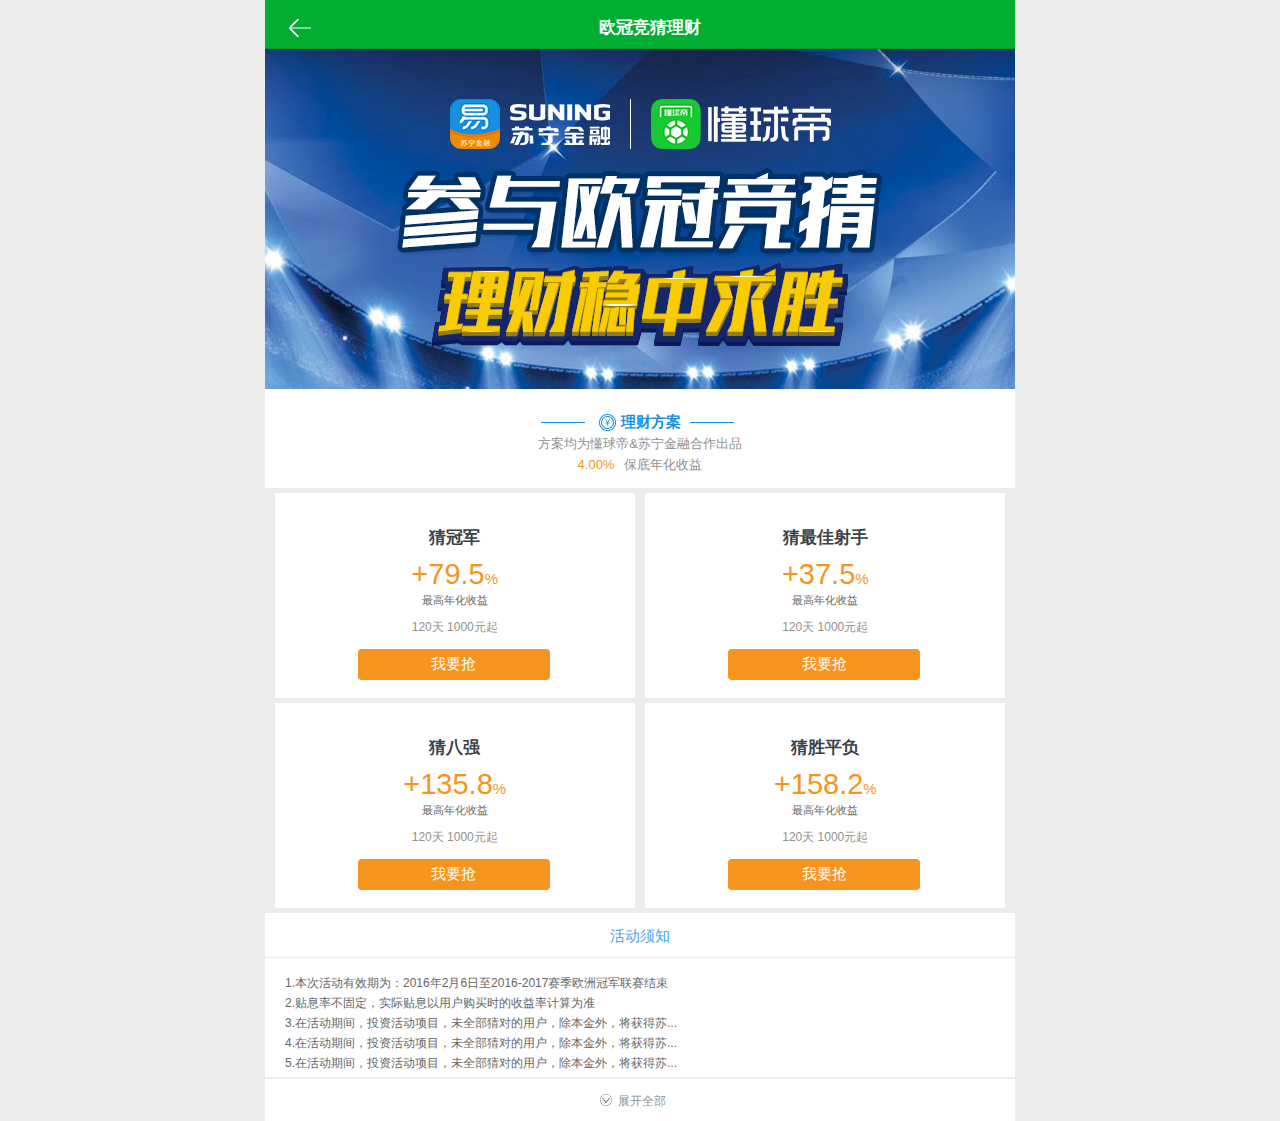
<file: index.html>
<!DOCTYPE html>
<html lang="en">
<head>
    <meta charset="UTF-8">
    <meta name="viewport" content="width=device-width,initial-scale=1,maximum-scale=1,user-scalable=yes">
    <title>欧冠竞猜理财</title>
    <!--<script type="text/javascript"src="jquery-3.2.1.js"></script>-->
    <link rel="stylesheet" href="css/index.css">

    <style type="text/css">
        html{
            font-size: 16px;
        }
    </style>
</head>
<body>
<!--标题-->
<header id="header">
    <a href="#"><img src="./images/back.gif" alt="返回"></a>
    <h1>欧冠竞猜理财</h1>
</header>
<div class="pic">
    <img src="./images/pic.png" alt="标题">
</div>
<div class="plan">
    <div class="plan_top">
        <div class="plan_top_title">
            <span class="p_line"></span>
            <img src="./images/rmb.png" alt="">
            <span>理财方案</span>
            <span class="p_line"></span>
        </div>
    </div>
        <p class="text1 clear">方案均为懂球帝&苏宁金融合作出品</p>
        <p class="text2"><span>4.00%</span>保底年化收益</p>
</div>

<div class="list clear">
    <ul>
        <li>
            <p class     ="title">猜冠军</p>
            <p class="numb"><span>+79.5</span></p>
            <p class="content1">最高年化收益</p>
            <p class="day1">120天&nbsp;1000元起</p>
            <div class="btn">
                <span href="javascript:void(0);">我要抢</span>
            </div>
        </li>
        <li>
            <p class="title">猜最佳射手</p>
            <p class="numb"><span>+37.5</span></p>
            <p class="content1">最高年化收益</p>
            <p class="day1">120天&nbsp;1000元起</p>
            <div class="btn">
                <span href="javascript:void(0);">我要抢</span>
            </div>
        </li>
        <li>
            <p class="title">猜八强</p>
            <p class="numb"><span>+135.8</span></p>
            <p class="content1">最高年化收益</p>
            <p class="day1">120天&nbsp;1000元起</p>
            <div class="btn">
                <a href="advanced.html">我要抢</a>
            </div>
        </li>
        <li>
            <p class="title">猜胜平负</p>
            <p class="numb"><span>+158.2</span></p>
            <p class="content1">最高年化收益</p>
            <p class="day1">120天&nbsp;1000元起</p>
            <div class="btn">
                <span href="javascript:void(0);">我要抢</span>
            </div>
        </li>
    </ul>
</div>
<!--活动须知-->
<footer class="footer">
    <div class="message_title">
        活动须知
    </div>
    <div class="message_content" id="messge_content">
        <p>1.本次活动有效期为：2016年2月6日至2016-2017赛季欧洲冠军联赛结束</p>
        <p>2.贴息率不固定，实际贴息以用户购买时的收益率计算为准</p>
        <p>3.在活动期间，投资活动项目，未全部猜对的用户，除本金外，将获得苏...</p>
        <p>4.在活动期间，投资活动项目，未全部猜对的用户，除本金外，将获得苏...</p>
        <p>5.在活动期间，投资活动项目，未全部猜对的用户，除本金外，将获得苏...</p>
    </div>
    <div class="message_b">
        <button id="add" onclick="add()" class="bg1">展开全部</button>
    </div>
</footer>
<script type="text/javascript" src="js/zepto.js"></script>
<script type="text/javascript" src="js/index1.js"></script>
</body>
</html>
</file>
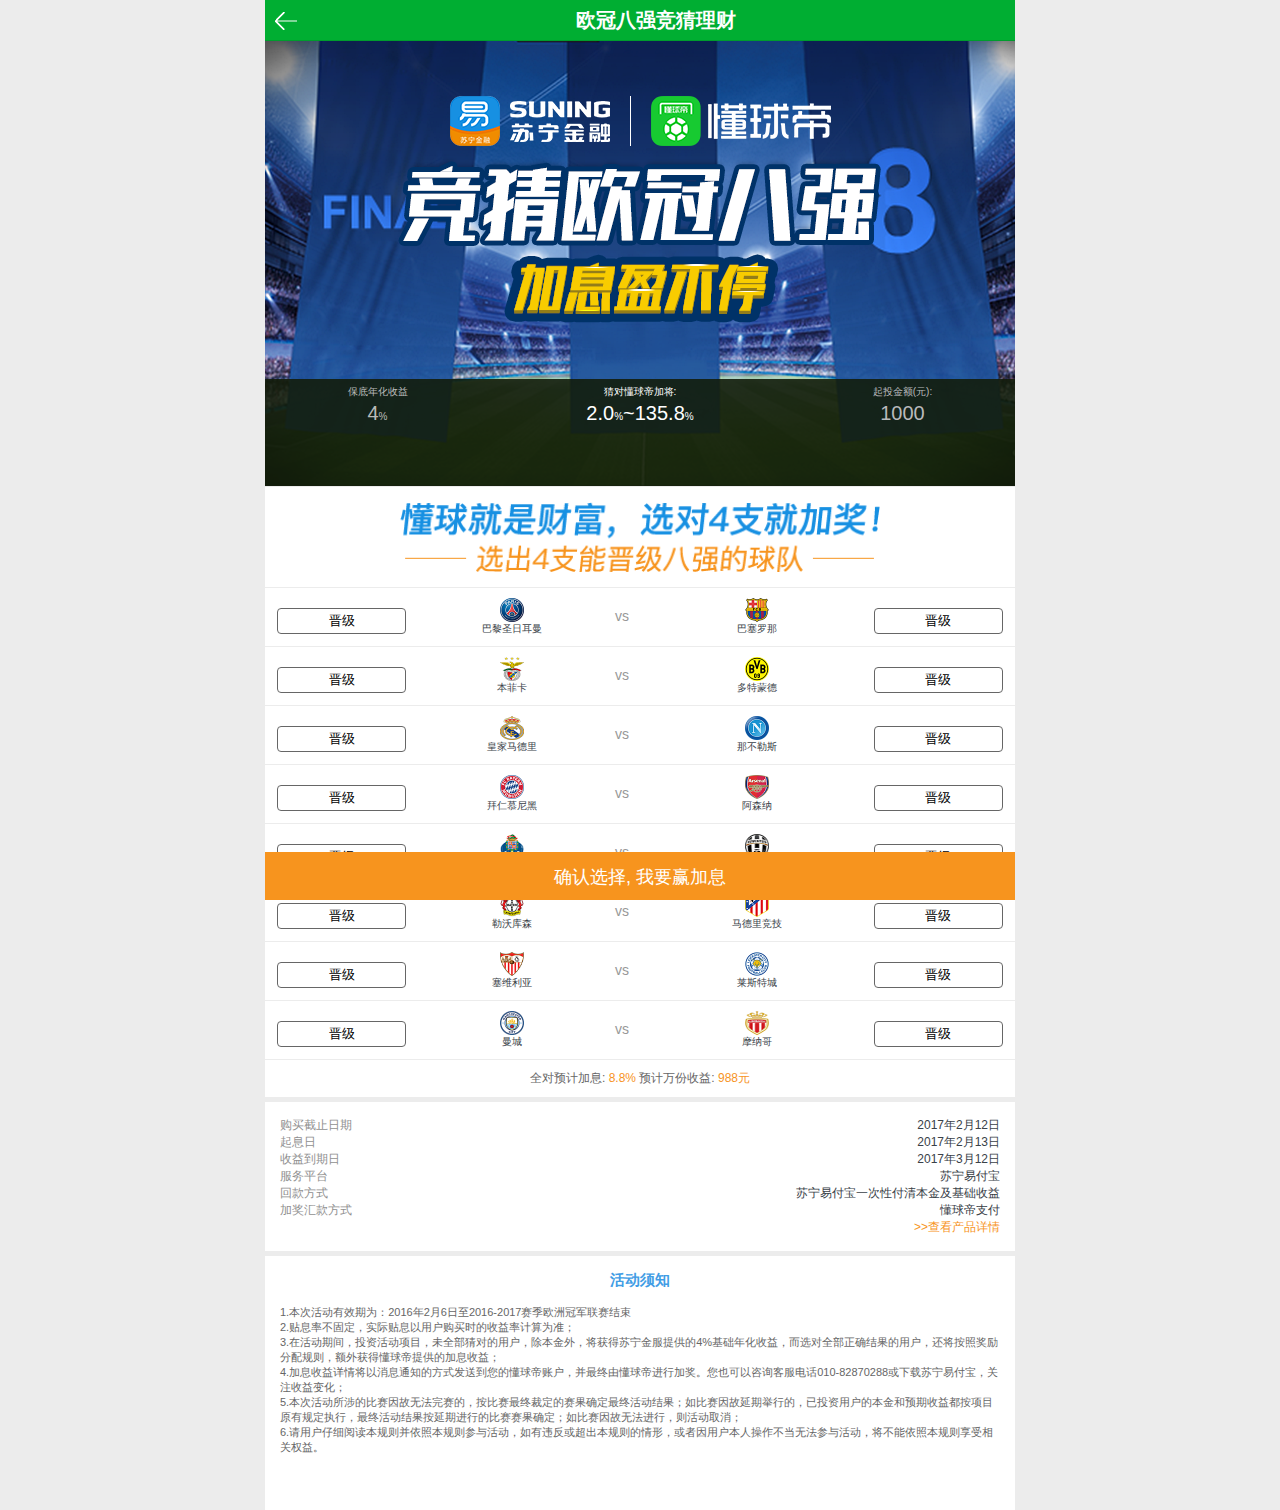
<file: advanced.html>
<!DOCTYPE html>
<html lang="en">
<head>
    <meta charset="UTF-8">
    <meta name="viewport" content="width=device-width,initial-scale=1,maximum-scale=1,user-scalable=yes">
    <title>八强竞猜</title>
    <link rel="stylesheet" href="./css/index2.css">
</head>
<body>
<header class="header">
    <div class="title">
        <a href="javascript:void(0);"><img src="./images/back.gif" alt="返回键"></a>
        <h1>欧冠八强竞猜理财</h1>
    </div>
    <div class="pic">
        <img src="./images/baqiang/pic.png" alt="">
        <div class="pic_btn">
            <div class="pic_btn_left">
                <p>保底年化收益</p>
                <p class="pic_numbSize"><span id="year">4</span></p>
            </div>
            <div class="pic_btn_cen">
                <p class="pic_btn_cen_title">猜对懂球帝加将:</p>
                <p class="pic_numbSize" id="award"><span>2.0</span>~<span>135.8</span></p>
            </div>
            <div class="pic_btn_right">
                <p class="pic_btn_right_text">起投金额(元):</p>
                <p class="pic_numbSize" id="money">1000</p>
            </div>
        </div>
    </div>
</header>
<div class="content clear">
    <img src="./images/baqiang/4-8-title.png" alt="">
    <div class="content_body">

        <ul id="clicks">
            <li class="clear" value="1">
                <div class="content_body_left clear">
                    <button class="content_body_left_left left_" data-id="1-left">晋级</button>
                    <div class="content_body_left_right"><img src="./images/baqiang/guobiao/blsrem.png" alt="">巴黎圣日耳曼
                    </div>
                </div>
                <span class="content_body_cent">vs</span>
                <div class="content_body_right clear">
                    <div class="content_body_right_right"><img src="./images/baqiang/guobiao/bsln.png" alt="">巴塞罗那</div>
                    <button class="content_body_left_left right_" data-id="1-right">晋级</button>
                </div>
            </li>
            <li class="clear" value="2">
                <div class="content_body_left clear">
                    <button class="content_body_left_left left_"data-id="2-left">晋级</button>
                    <div class="content_body_left_right"><img src="./images/baqiang/guobiao/bfk.png" alt="">本菲卡</div>
                </div>
                <span class="content_body_cent">vs</span>
                <div class="content_body_right clear">
                    <div class="content_body_right_right"><img src="./images/baqiang/guobiao/dtmd.png" alt="">多特蒙德</div>
                    <button class="content_body_left_left right_"data-id="2-right">晋级</button>
                </div>
            </li>
            <li class="clear" value="3">
                <div class="content_body_left clear">
                    <button class="content_body_left_left left_" data-id="3-left">晋级</button>
                    <div class="content_body_left_right"><img src="./images/baqiang/guobiao/hjmdl.png" alt="">皇家马德里
                    </div>
                </div>
                <span class="content_body_cent">vs</span>
                <div class="content_body_right clear">
                    <div class="content_body_right_right"><img src="./images/baqiang/guobiao/nbls.png" alt="">那不勒斯</div>
                    <button class="content_body_left_left right_" data-id="3-right">晋级</button>
                </div>
            </li>
            <li class="clear" value="4">
                <div class="content_body_left clear">
                    <button class="content_body_left_left left_" data-id="4-left">晋级</button>
                    <div class="content_body_left_right"><img src="./images/baqiang/guobiao/brmnh.png" alt="">拜仁慕尼黑
                    </div>
                </div>
                <span class="content_body_cent">vs</span>
                <div class="content_body_right clear">
                    <div class="content_body_right_right"><img src="./images/baqiang/guobiao/asn.png" alt="">阿森纳</div>
                    <button class="content_body_left_left right_" data-id="4-right">晋级</button>
                </div>
            </li>
            <li class="clear" value="5">
                <div class="content_body_left clear">
                    <button class="content_body_left_left left_" data-id="5-left">晋级</button>
                    <div class="content_body_left_right"><img src="./images/baqiang/guobiao/brt.png" alt="">波尔图</div>
                </div>
                <span class="content_body_cent">vs</span>
                <div class="content_body_right clear">
                    <div class="content_body_right_right"><img src="./images/baqiang/guobiao/uwts.png" alt="">尤文图斯</div>
                    <button class="content_body_left_left right_" data-id="5-right">晋级</button>
                </div>
            </li>
            <li class="clear" value="6">
                <div class="content_body_left clear">
                    <button class="content_body_left_left left_" data-id="6-left">晋级</button>
                    <div class="content_body_left_right"><img src="./images/baqiang/guobiao/lwks.png" alt="">勒沃库森</div>
                </div>
                <span class="content_body_cent">vs</span>
                <div class="content_body_right clear">
                    <div class="content_body_right_right"><img src="./images/baqiang/guobiao/mdljj.png" alt="">马德里竞技
                    </div>
                    <button class="content_body_left_left right_" data-id="6-right">晋级</button>
                </div>
            </li>
            <li class="clear" value="7">
                <div class="content_body_left clear">
                    <button class="content_body_left_left left_" data-id="7-left">晋级</button>
                    <div class="content_body_left_right">
                        <img src="./images/baqiang/guobiao/swly.png" alt="">塞维利亚
                    </div>
                </div>
                <span class="content_body_cent">vs</span>
                <div class="content_body_right clear">
                    <div class="content_body_right_right"><img src="./images/baqiang/guobiao/lstc.png" alt="">莱斯特城</div>
                    <button class="content_body_left_left right_" data-id="7-right">晋级</button>
                </div>
            </li>
            <li class="clear" value="8">
                <div class="content_body_left clear">
                    <button class="content_body_left_left left_" data-id="8-left">晋级</button>
                    <div class="content_body_left_right"><img src="./images/baqiang/guobiao/mc.png" alt="">曼城</div>
                </div>
                <span class="content_body_cent">vs</span>
                <div class="content_body_right clear">
                    <div class="content_body_right_right"><img src="./images/baqiang/guobiao/MNG.png" alt="">摩纳哥</div>
                    <button class="content_body_left_left right_" data-id="8-right">晋级</button>
                </div>
            </li>
            <li class="content_body_bottom">全对预计加息: <span>8.8%</span> 预计万份收益: <span>988元</span></li>
        </ul>
    </div>
</div>
<div class="details">
    <ul>
        <li>购买截止日期 <span>2017年2月12日</span></li>
        <li>起息日 <span>2017年2月13日</span></li>
        <li>收益到期日 <span>2017年3月12日</span></li>
        <li>服务平台 <span>苏宁易付宝</span></li>
        <li>回款方式 <span>苏宁易付宝一次性付清本金及基础收益</span></li>
        <li>加奖汇款方式 <span>懂球帝支付</span></li>
        <li class="details_btn clear"><a href="javascript:void (0)">>>查看产品详情</a></li>
    </ul>
</div>
<footer class="footer">
    <p class="footer_title">活动须知</p>
    <div class="footer_content">
        1.本次活动有效期为：2016年2月6日至2016-2017赛季欧洲冠军联赛结束 <br>
        2.贴息率不固定，实际贴息以用户购买时的收益率计算为准；<br>
        3.在活动期间，投资活动项目，未全部猜对的用户，除本金外，将获得苏宁金服提供的4%基础年化收益，而选对全部正确结果的用户，还将按照奖励分配规则，额外获得懂球帝提供的加息收益；<br>
        4.加息收益详情将以消息通知的方式发送到您的懂球帝账户，并最终由懂球帝进行加奖。您也可以咨询客服电话010-82870288或下载苏宁易付宝，关注收益变化；<br>
        5.本次活动所涉的比赛因故无法完赛的，按比赛最终裁定的赛果确定最终活动结果；如比赛因故延期举行的，已投资用户的本金和预期收益都按项目原有规定执行，最终活动结果按延期进行的比赛赛果确定；如比赛因故无法进行，则活动取消；<br>
        6.请用户仔细阅读本规则并依照本规则参与活动，如有违反或超出本规则的情形，或者因用户本人操作不当无法参与活动，将不能依照本规则享受相关权益。
    </div>
    <div class="footer_bottom" id="btn_submit"><span>确认选择,&nbsp;我要赢加息</span></div>
</footer>
<div id="layer">
    <div class="center1">
       <div id="out_"><img src="./images/baqiang/out-1.png" alt=""></div>
        <h1>确认选择</h1>
        <ul>
           <li class="clear">
                <img src="./images/baqiang/guobiao/blsrem.png" alt=""><p>巴黎圣日耳曼</p>
           </li>
            <li class="clear">
                <img src="./images/baqiang/guobiao/bsln.png" alt=""><p>巴塞罗那</p>
            </li>
            <li class="clear">
                <img src="./images/baqiang/guobiao/brmnh.png" alt=""><p>拜仁慕尼黑</p>
            </li>
            <li class="clear">
                <img src="./images/baqiang/guobiao/asn.png" alt=""><p>阿森纳</p>
            </li>
        </ul>
        <div class="center1_line"></div>
        <div class="center1_dibu">保底年化收益:<p>4<span>%</span></p>+猜对懂球帝加奖:<p>50<span>%</span></p></div>
        <button class="confirm">确认投资</button>
    </div>
</div>
<script type="text/javascript" src="js/jquery-3.2.1.js"></script>
<script type="text/javascript" src="js/index2.js">
</script>
</body>
</html>
</file>
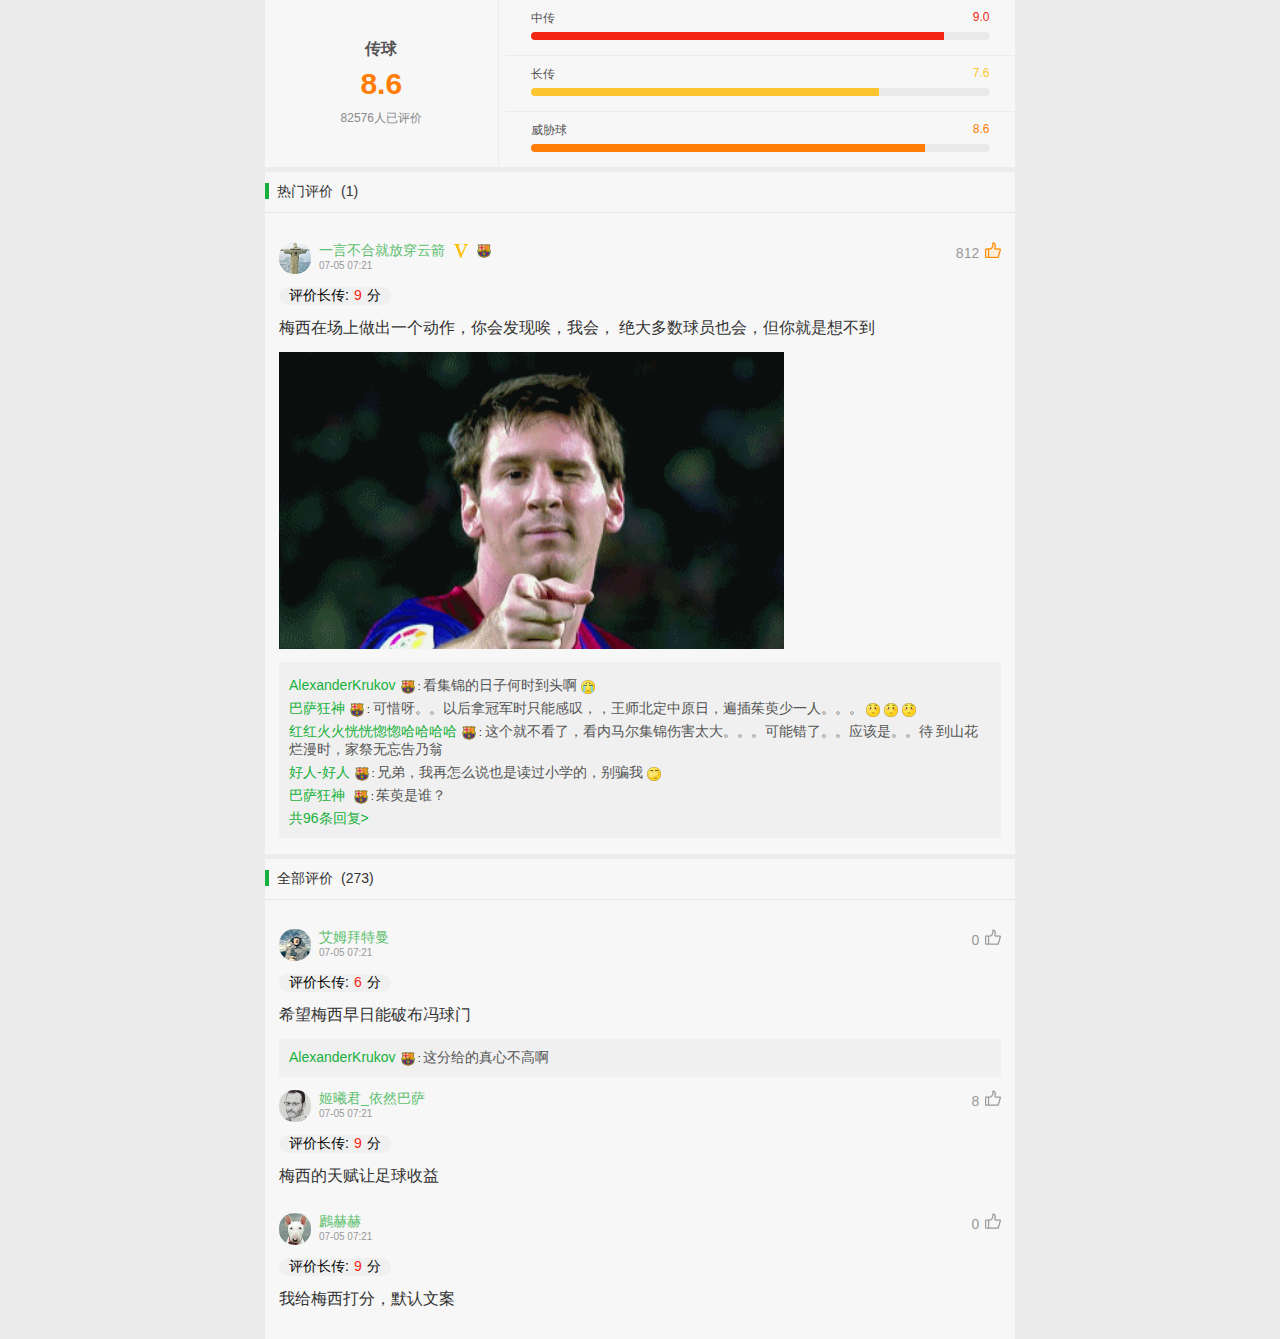
<file: evaluation.html>
<!DOCTYPE html>
<html lang="en">
<head>
    <meta charset="UTF-8">
    <meta name="viewport" content="width=device-width,initial-scale=1,maximum-scale=1,user-scalable=yes">
    <title>梅西的评价</title>
    <link rel="stylesheet" href="./css/evaluation.css">
</head>
<body>
    <!--传球划分-->
    <div id="pass" class="clear">
        <div class="pass_left">
            <p class="p1">传球</p>
            <p class="p2">8.6</p>
            <p class="p3">82576人已评价</p>
        </div>
        <div class="pass_right">
            <div class="pass_right_top">
                <div class="top_fon clear">
                    <span class="top_font_left">中传</span><span class="top-font_right" id="dig">9.0</span>
                </div>
                <div class="top_bar">
                    <div class="top_bar_active"></div>
                </div>
            </div>
            <div class="pass_right_center clear">
                <div class="center_fon clear">
                    <span class="center_font_left">长传</span><span class="center_font_right">7.6</span>
                </div>
                <div class="center_bar">
                    <div class="center_bar_active"></div>
                </div>
            </div>

            <div class="pass_right_bottom">
                <div class="bottom_fon clear">
                    <span class="bottom_font_left">威胁球</span><span class="bottom_font_right">8.6</span>
                </div>
                <div class="bottom_bar">
                    <div class="bottom_bar_active"></div>
                </div>
            </div>
        </div>
    </div>
    <!--热门评价-->
    <div class="hot_comment">
        <div class="hot_title"><span class="left_line">热门评价</span><span class="hot_sum">(1)</span></div>
        <div class="hot_body">
            <!--评论者-->
            <div class="hot_author clear">
                <!--评论者头像和名字-->
                <div class="author">
                    <a href="javascript:void(0);" class="author_img"><img src="./images/evaluation/title-1.png" alt=""></a>
                    <a href="javascript:void (0);" class="author_name">一言不合就放穿云箭
                        <img src="./images/evaluation/v.png" alt="">
                        <img src="./images/evaluation/guobiao-1.png" alt=""></a>
                    <span>07-05 07:21</span>
                </div>
                <!--点赞-->
                <div class="likes">
                    <span>812</span>
                    <a href="javascript:void(0);"><img src="./images/evaluation/expression/baton-1.png" alt=""></a>
                </div>
            </div>
            <!--评价分-->
            <div class="hot_score">
                评价长传:<span>9</span>分
            </div>
            <!--评论信息-->
            <div class="hot_information">
                梅西在场上做出一个动作，你会发现唉，我会，
                绝大多数球员也会，但你就是想不到
                <img src="./images/evaluation/timg.gif" alt="">
            </div>
            <!--跟帖评论-->
            <div class="hot_follow">
                <ul>
                    <li>
                        <!--跟帖评论者名字-->
                        <a class="hot_follow_author" href="javascript:void (0);">AlexanderKrukov<img src="./images/evaluation/guobiao-1.png" alt=""></a>:
                        <!--跟帖评论内容-->
                        <span class="hot_follow_center">看集锦的日子何时到头啊 <img src="./images/evaluation/expression/cry-1.png" alt=""></span>
                    </li>
                    <li>
                        <!--跟帖评论者名字-->
                        <a class="hot_follow_author" href="javascript:void (0);">巴萨狂神<img src="./images/evaluation/guobiao-1.png" alt=""></a>:
                        <!--跟帖评论内容-->
                        <span class="hot_follow_center">可惜呀。。以后拿冠军时只能感叹，，王师北定中原日，遍插茱萸少一人。。。 <img src="./images/evaluation/expression/sad.png" alt=""> <img src="./images/evaluation/expression/sad.png" alt=""> <img src="./images/evaluation/expression/sad.png" alt=""></span>
                    </li>
                    <li>
                        <!--跟帖评论者名字-->
                        <a class="hot_follow_author" href="javascript:void (0);">红红火火恍恍惚惚哈哈哈哈<img src="./images/evaluation/guobiao-1.png" alt=""></a>:
                        <!--跟帖评论内容-->
                        <span class="hot_follow_center">这个就不看了，看内马尔集锦伤害太大。。。可能错了。。应该是。。待
到山花烂漫时，家祭无忘告乃翁</span>
                    </li>
                    <li>
                        <!--跟帖评论者名字-->
                        <a class="hot_follow_author" href="javascript:void (0);">好人-好人<img src="./images/evaluation/guobiao-1.png" alt=""></a>:
                        <!--跟帖评论内容-->
                        <span class="hot_follow_center">兄弟，我再怎么说也是读过小学的，别骗我 <img src="./images/evaluation/expression/face-1.png" alt=""></span>
                    </li><li>
                    <!--跟帖评论者名字-->
                    <a class="hot_follow_author" href="javascript:void (0);">巴萨狂神 <img src="./images/evaluation/guobiao-1.png" alt=""></a>:
                    <!--跟帖评论内容-->
                    <span class="hot_follow_center">茱萸是谁？</span>
                </li>
                    <li>
                        <a href="javascript:void (0);" class="hot_follow_author" > 共96条回复></a>
                    </li>
                </ul>
            </div>
        </div>
    </div>
    <!--全部评价-->
    <div class="all_comment">
        <div class="all_title"><span class="left_line">全部评价</span><span class="all_sum">(273)</span></div>

            <ul class="all_body">
                <li>
                    <!--评论者-->
                    <div class="hot_author clear">
                        <!--评论者头像和名字-->
                        <div class="author">
                            <a href="javascript:void(0);" class="author_img"><img src="./images/evaluation/title-2.png" alt=""></a>
                            <a href="javascript:void (0);" class="author_name">艾姆拜特曼</a>
                            <span>07-05 07:21</span>
                        </div>
                        <!--点赞-->
                        <div class="likes">
                            <span>0</span>
                            <a>
                                <img src="./images/evaluation/expression/baton-2.png" alt="">
                            </a>
                        </div>
                    </div>
                    <!--评价分-->
                    <div class="hot_score">
                        评价长传:<span>6</span>分
                    </div>
                    <!--评论信息-->
                    <div class="hot_information">
                        希望梅西早日能破布冯球门
                    </div>
                    <!--跟帖评论-->
                    <div class="hot_follow">
                        <!--跟帖评论者名字-->
                        <a class="hot_follow_author" href="javascript:void (0);">AlexanderKrukov<img src="./images/evaluation/guobiao-1.png" alt=""></a>:
                        <!--跟帖评论内容-->
                        <span class="hot_follow_center">这分给的真心不高啊</span>
                    </div>
                </li>
                <li>
                    <!--评论者-->
                    <div class="hot_author clear">
                        <!--评论者头像和名字-->
                        <div class="author">
                            <a href="javascript:void(0);" class="author_img"><img src="./images/evaluation/title-3.png" alt=""></a>
                            <a href="javascript:void (0);" class="author_name">姬曦君_依然巴萨</a>
                            <span>07-05 07:21</span>
                        </div>
                        <!--点赞-->
                        <div class="likes">
                            <span>8</span>
                            <a href="javascript:void(0);"><img src="./images/evaluation/expression/baton-2.png" alt=""></a>
                        </div>
                    </div>
                    <!--评价分-->
                    <div class="hot_score">
                        评价长传:<span>9</span>分
                    </div>
                    <!--评论信息-->
                    <div class="hot_information">
                        梅西的天赋让足球收益
                    </div>
                </li>
                <li>
                    <!--评论者-->
                    <div class="hot_author clear">
                        <!--评论者头像和名字-->
                        <div class="author">
                            <a href="javascript:void(0);" class="author_img"><img src="./images/evaluation/title-4.png" alt=""></a>
                            <a href="javascript:void (0);" class="author_name">鷉赫赫</a>
                            <span>07-05 07:21</span>
                        </div>
                        <!--点赞-->
                        <div class="likes">
                            <span>0</span>
                            <a href="javascript:void(0);"><img src="./images/evaluation/expression/baton-2.png" alt=""></a>
                        </div>
                    </div>
                    <!--评价分-->
                    <div class="hot_score">
                        评价长传:<span>9</span>分
                    </div>
                    <!--评论信息-->
                    <div class="hot_information">
                        我给梅西打分，默认文案
                    </div>

                </li>
            </ul>

    </div>
    <script type="text/javascript" src="js/jquery-3.2.1.js"></script>
    <script type="text/javascript" src="js/evaluation.js"></script>
</body>
</html>
</file>
<file: css/index.css>
body,div,p,ul,ol,li,h1,h2,h3,h4,form,input,select,textarea,dl,dt,dd,header,footer{
    margin: 0;
    padding: 0;
    font-family: Arial;
}
img{  border: none;  }
li{  list-style: none;  }
a{  text-decoration: none;  }
a:hover{  text-decoration: underline; }

body{
    background: #ececec;
}
html{
    font-size: 10px;
}

#header{
    margin: 0 auto;
    min-width: 320px;
    max-width: 750px;
    height: 3rem;
    width: 100%;
    background: #00ae32;
    border-bottom: 1px solid #009c2d;
    text-align: center;
}

#header a {
    float: left;
    width: 22px;
    height: 18px;
    margin-left: 1.5rem;
    padding-top: 1.2rem;
    display: block;
}
#header a img{
    height: 18px;
    width: 22px;
    display: inline-block;
}

#header h1{
    color: #fff;
    position: absolute;
    left: 50%;
    /*width: 12.5rem;*/
    width: 200px;
    font-size: 17px;
    margin-left: -90px;
    top: 1rem;
}

.pic{
    width: 100%;
    min-width: 320px;
    max-width: 750px;
    margin: 0 auto;

}
.pic img{
    width: 100%;
    display: block;
}

.plan{
    min-width: 320px;
    max-width: 750px;
    background: #ffffff;
    width: 100%;
    margin: 0px auto;

}
.plan_top{
    width:100%;
    padding-top: 15px;
    height: 17px;
    line-height: 34px;
    padding-bottom: 10px;
}
.plan_top_title{
    text-align: center;
    color: #1790e2;
    font-weight: 700;
    font-size: 15px;
    vertical-align: middle;
}
.p_line{
    height: 1px;
    width: 44px;
    background:#1790e2;
}
.plan_top_title img{
    width: 17px;
    height: 17px;
    vertical-align: middle;
    margin-left: 5px;
}
.plan_top_title span{
    display: inline-block;
    vertical-align: middle;
    margin-right: 5px;
}

.plan_top .plan_text{
    display: inline-block;
    color: #1790e2;
    font-weight: 700;
    font-size: 15px;
    position: absolute;
    width: 140px;
    left: 50%;
    margin-left: -70px;
    height: 17px;
    line-height: 17px;
    text-align: center;
    vertical-align: middle;
}
.plan_top img{
    height: 17px;
    width: 17px;
}
.plan .text1{
    text-align: center;
    color: #909090;
    font-size: 13px;
    line-height: 16px;
    margin-top: 5px;
}
.text2{
    color: #909090;
    font-size: 13px;
    line-height: 26px;
    text-align: center;
    padding-bottom: 10px;
}
.text2 span{
    color: #f7941e;
    margin-right: 10px;
}

.list{
    width: 100%;
    min-width: 320px;
    max-width: 750px;
    margin: 0px auto;
    text-align: center;
}
.list li{
    width: 48%;
    background: #fff;
    margin-top: 5px;
}
.list li:nth-child(odd){
    float:left;
    margin-left: 1.3%;
}
.list li:nth-child(even){
    float: right;
    margin-right: 1.3%;
}

.list p{
    text-align: center;
}
.list .title{
    font-size: 17px;
    padding-top: 8%;
    color: #394148;
    height: 32px;
    line-height: 32px;
    font-weight: 700;

}
.list .numb{
    color: #f7941e;
    margin-top: 5px;
    height: 30px;
    line-height: 30px;

}
.numb span{
    font-size: 29px;
}
.numb span:after{
    font-size: 15px;
    content: "%";
}
.list .content1{

    color: #666;
    font-size: 11px;
    height: 12px;
    line-height: 12px;
    margin-top: 5px;
}
.list .day1{
    margin-top: 9px;
    color:#909090;
    height: 24px;
    line-height: 24px;
    font-size: 12px;
    margin-bottom: 10px;
}

.btn{
    width: 50%;
    background: #f7941e;
    color: #fff;
    font-size: 15px;
    border-radius:4px;
    text-align: center;
    left: 23%;
    position: relative;
    margin-bottom: 18px;
    padding: 6px 6px;
}
.btn a {
    display: block;
    color: #fff;
    height:100%;
}
.btn a,.btn a:hover{
    text-decoration: none;
    outline: none;
}

.footer{
    min-width: 320px;
    max-width: 750px;
    width: 100%;
    margin: 0 auto;
    margin-top: 5px;

}
.message_title{
    height: 44px;
    background: #fff;
    line-height: 46px;
    font-size: 15px;
    color: #489fe5;
    text-align: center;
}

.message_content{
    margin: 1px 0 1px 0px;
    height: 74px;
    background: #fff;
    color: #666;
    padding: 15px 15px 30px 20px;
    border-bottom: 1px solid #ececec;
    overflow: hidden;
}
.message_content1{
    margin: 1px 0 1px 0px;
    background: #fff;
    color: #666;
    padding: 15px 15px 15px 20px;
    border-bottom: 1px solid #ececec;
}

.message_content1 p,.message_content p{
    line-height: 20px;
    font-size: 12px;
}
.message_b{
    margin-top: 1px;
    height: 42px;
    background: #fff;
    text-align: center;
    position: relative;

}

.message_b .bg1{
    vertical-align: middle;
    position: absolute;
    background: url("../images/mext_01.png")no-repeat;
    width: 80px;
    left: 50%;
    margin-left: -40px;
    margin-top: 15px;
    color: #909090;
    font-size: 12px;
    height: 12px;
    line-height: 12px;
    padding-left: 10px;
    text-decoration: none;
    border: none;
    outline: none;

}.bg2{
     position: absolute;
     background: url("../images/next_02.png")no-repeat;
     width: 80px;
     left: 50%;
     margin-left: -40px;
     margin-top: 15px;
     color: #909090;
     font-size: 12px;
     height: 12px;
     line-height: 12px;
     padding-left: 10px;
     text-decoration: none;
     border: 0px;
     outline:none;

 }

.clear{
    zoom: 1;
}
.clear:after{
    content: '';
    display: block;
    clear: both;
}
</file>
<file: css/index2.css>
body,div,p,img,h1,h2,h3,h4,h5,input,a,span,ul,li,header,footer,button{
    padding: 0;
    margin: 0;
    font-family: Arial;
}
button{
    border: none;
    outline: none;
    background: #fff;
}
a,a:hover{
    text-decoration: none;
    text-decoration:underline;
}
ul li{
    list-style: none;
}
img{
    border: 0;
}
body{
    background: #ececec;
}
html{
    font-size: 10px;
}
/*头部开始 完成*/
.header{
    min-width: 320px;
    max-width: 750px;
    margin: 0 auto;
}
.title{
    width: 100%;
    margin: 0 auto;
    text-align: center;
    background: #00ae32;
    border-bottom: 1px solid #009c2d;
    height:40px;
}
.title a{
    margin-top: 12px;
    margin-left: 10px;
}
.title a,.title a img{
    display:inline-block;
    width: 22px;
    height: 18px;
    float: left;
}
.title h1{
    display: inline-block;
    line-height: 40px;
    color: #fff;
}
/*头部结束*/

/*图片展示区开始*/
.pic{
    position: relative;
    width: 100%;
}
.pic img{
    width: 100%;
    display: block;
}
.pic_btn{
    position: absolute;
    width: 100%;
    height: 24%;
    background: rgba(19,29,11,0.9);
    bottom: 0%;
}
.pic_btn_left{
    width: 30%;
    float: left;
    height: 100%;
    color: #babbb9;
    text-align: center;
    padding-top: 6px;
}
.pic_numbSize{
    font-size: 20px;
    padding-top: 3px;
}
.pic_numbSize span:after{
    content: "%";
    font-size: 10px;
}
.pic_btn_cen{
    float: left;
    text-align: center;
    width: 40%;
    color: #fff;
    padding-top: 6px;
}
.pic_btn_cen_title{
    font-size: 10px;
}
.pic_btn_right{
    float: right;
    width: 30%;
    height: 100%;
    text-align: center;
    padding-top: 6px;
    color: #b9babc;
}
.pic_btn_right_text{
    font-size: 10px;
    color: #b9babc;

}
/*图片展示区结束*/

/*中部内容区开始*/
.content{
    width: 100%;
    background: #fff;
    border-top: 1px solid #ececec;
    min-width: 320px;
    margin: 0 auto;
    max-width: 750px;
}
.content img{
    width: 64%;
    margin: 0 auto;
    padding: 15px 0;
    display: block;
}
.content_body{
    width: 100%;
}
.content_body ul{
    width: 100%;
    float: left;
}
.content_body li{
    width: 100%;
    float: left;
    border-top: 1px solid #ececec;
    padding:10px 0;
    color: #666;
}
.content_body_left{
    width: 41%;
    /*height: 6%;*/
    font-size: 12px;
    float: left;
    padding-left: 12px;
}
.content_body_left_left{
    margin-top: 10px;
    width: 42%;
    padding: 3px 12px;
    float: left;
    border: 1px solid #666;
    border-radius:4px;
    text-align: center;
}
.content_body_left_left_active{
    margin-top: 10px;
    width: 42%;
    padding: 3px 12px;
    float: left;
    border: 1px solid #f7941e;
    border-radius:4px;
    background: #f7941e;
    color: #fff;
    text-align: center;
}

.content_body_left_right{
    float: right;
    font-size: 10px;
    color: #394148;
    text-align: center;
    width: 47%;
}
.content_body_left .content_body_left_right img{
    width: 24px;
    height: 24px;
    padding: 0 0;
}
.content_body .content_body_cent{
    width: 10%;
    float: left;
    color: #989898;
    font-size: 14px;
    text-align: center;
    margin-top: 10px;
}
.content_body .content_body_cent span{
    display: block;
    text-align: center;

}
.content_body .content_body_right{
    width: 41%;
    /*height: 6%;*/
    font-size: 12px;
    float: right;
    padding-right: 12px;
}
.content_body_right .content_body_left_left,.content_body_right .content_body_left_left_active{
    float: right;
}
.fr{
    float: right;
}
.content_body_right .content_body_right_right{
    float: left;
    font-size: 10px;
    color: #394148;
    width: 40%;
    text-align: center;
}
.content_body_right .content_body_right_right img{
    width: 24px;
    height: 24px;
    padding: 0 0;
}
.content_body_bottom{
    font-size: 12px;
    color: #949494;
    text-align: center;
}
.content_body_bottom span{
    color: #f7941e;
}

/*中部内容区结束*/

/*details开始  完成*/
.details{
    min-width: 320px;
    max-width: 750px;
    margin: 5px auto;
    width: 100%;
    background: #fff;
}
.details ul{
    width: 100%;
    padding-top: 15px;
}
.details li{
    margin: 0 15px;
    font-size: 12px;
    color: #909090;
}
.details li span{
    float: right;
    color: #394148;
}
.details_btn{
    padding-bottom: 15px;
}
.details_btn a{
    font-size: 12px;
    float: right;
    text-decoration: none;
    color: #f7941e;
}
/*details结束*/

/*footer开始 未完成*/
.footer{
    min-width: 320px;
    max-width: 750px;
    width: 100%;
    /*height: 149px;*/
    margin: 0 auto;
    position: relative;
    background: #fff;
}
.footer_title{
    text-align: center;
    font-size: 15px;
    color: #419de5;
    padding: 15px 0;
    font-weight: 700;
}
.footer_content{
    font-size: 11px;
    padding: 0 15px;
    color: #666;
    /*border: 1px solid #489fe5;*/
    padding-bottom: 55px;
}
.footer_bottom{
    width: 100%;
    height: 48px;
    min-width: 320px;
    max-width: 750px;
    /*position: absolute;*/
    position: fixed;
    bottom: 0;
    background-color: #f7941e;
    color: #fff;
    text-align: center;
    background-position: bottom;
    background-attachment: fixed;
}
.footer_bottom span{
    display: block;
    font-size: 18px;
    padding-top: 13px;
}
/*footer结束*/
.clear{
    zoom: 1;
}
.clear:after{
    content: '';
    display: block;
    clear: both;
}

/*弹窗*/
#layer{
    width: 100%;
    height: 100%;
    /*background: #666;*/
    background:rgba(120,120,120,0.8);
    position: fixed;
    top: 0;
    left: 0;
    display: none;

}
/*白色背景*/
.center1{
    width: 80%;
    margin: 0 auto;
    /*height: 30%;*/
    /*background: ;*/
    background: rgba(255,255,255,1);
    position: absolute;
    left: 10%;
    top: 20%;
    text-align: center;
}
.center1 h1{
    margin-top: 20px;
    font-size: 20px;
}
.center1 ul li{
    width: 60%;
    left: 25%;
    position: relative;
}
.center1 ul{
 margin-top: 20px;
}
.center1 ul li{
    padding: 5px 0;
}
.center1 ul li img{
    width: 24px;
    height: 24px;
    float: left;
}
.center1 ul li p{
    font-size: 16px;
    float: left;
    padding-left: 10px;
}

#out_ img{
    width: 18px;
    height: 18px;
    float: right;
    position: relative;
    margin-top: 10px;
    margin-right: 10px;
}
.center1_line{
    width: 80%;
    height: 1px;
    background: #666666;
    left: 10%;
    position: relative;
   margin: 5px 0 15px 0;

}
.center1_dibu{
    font-size: 10px;
    color: #2d2f32;
}
.center1_dibu p{
    display: inline-block;
    font-size: 19px;
    color: #f7941e;
}
.center1_dibu span{
font-size: 10px;
}
.confirm{
    width: 60%;
    font-size: 18px;
    padding: 10px 0;
    text-align: center;
    color: #fff;
    background: #ff7d04;
    margin:30px 0 20px 0;
    border-radius: 5px;
}
</file>
<file: css/evaluation.css>
body,div,p,ul,ol,li,h1,h2,h3,h4,form,input,select,textarea,dl,dt,dd,header,footer{
    margin: 0;
    padding: 0;
    font-family: Arial;
}
img{  border: none;  }
li{  list-style: none;  }
a{  text-decoration: none;  }
a:hover{  text-decoration: underline; }

body{
    background: #ececec;
}
html{
    font-size: 10px;
}
.clear{
    zoom: 1;
}
.clear:after{
    content: '';
    display: block;
    clear: both;
}

#pass{
    max-width: 750px;
    min-width: 320px;
    margin: 0 auto;
    background: #f7f7f7;
    width: 100%;
    height: auto;
}
.pass_left{
    width: 31%;
    float: left;
    border-right: 1px solid #ececec;
    text-align: center;
}
.pass_left .p1{
    padding-top: 40px;
    color: #555;
    font-size: 16px;
    font-weight: 700;
    line-height: 18px;
}
.pass_left .p2{
    color: #ff7d04;
    font-weight: 700;
    font-size: 30px;
    line-height: 32px;
    padding: 10px 0;
}
.pass_left .p3{
    font-size: 12px;
    color: #888;
    padding-bottom: 40px;
}
.pass_right{
    width: 68%;
    height: auto;
    /*background: #f7941e;*/
    float: right;
}
.top_fon,.center_fon,.bottom_fon{
    width: 90%;
    margin: 0 auto;
}
.top_font_left,.center_font_left,.bottom_font_left{
    display: block;
    float: left;
    font-size: 12px;
    color: #555;
}
.top-font_right,.center_font_right,.bottom_font_right{
    display: inline-block;
    float: right;
    font-size: 12px;

}
.top_bar,.center_bar,.bottom_bar{
    width: 90%;
    height: 8px;
    background: #e9e9e9;
    margin: 5px auto;
    border-radius:8px;
}
.pass_right_top,.pass_right_center{
    border-bottom: 1px solid #ececec;
    padding: 10px 0;
}
.pass_right_bottom{
    padding: 10px 0;
}
.top_bar_active{
    width: 90%;
    background: #f32613;
    /*border-radius-:8px;*/
    height: 8px;
    border-bottom-left-radius: 4px;
    border-top-left-radius: 4px;
}
.center_bar_active{
    width: 76%;
    height: 8px;
    border-bottom-left-radius: 4px;
    border-top-left-radius: 4px;
    background: #fdc631;
}
.bottom_bar_active{
    width: 86%;;
    height: 8px;
    border-bottom-left-radius: 4px;
    border-top-left-radius: 4px;
    background: #ff7d04;
}

/*热门评价*/
.hot_comment{
    max-width: 750px;
    min-width: 320px;
    width: 100%;
    margin: 5px auto;
    background: #f7f7f7;
}
.hot_title,.all_title{
    font-size: 14px;
    color: #333333;
    padding: 11px 0;
    border-bottom: 1px solid #e8e8e8;
}
.hot_title .left_line,.all_title .left_line{
    padding-left: 8px;
    border-left: 4px solid #16b13a;
}
.all_sum,.hot_sum{
    margin-left: 8px;
}
.hot_body,.all_body{
    padding: 16px 14px;
}
.hot_author{
    padding: 13px 0;
    width: 100%;
}
.author{
    /*width: 86%;*/
    float: left;
}
.author .author_img,.author .author_img img{
    display: block;
    float: left;
    width: 32px;
    height: 32px;
    -moz-border-radius: 15px;
    border-radius: 15px;
}
.author_title{
    float: left;
}
.author_name{
    color: #5dc06f;
    font-size: 14px;
    display: block;
    padding-left: 40px;
}
.author_name img{
    width: 14px;
    height: 14px;
    padding-left: 5px;
    vertical-align: middle;
}
.author span{
    font-size: 10px;
    display: block;
    color: #999999;
    margin-left: 40px;
}
.likes{
    /*width: 14%;*/
    float: right;
    display: inline-block;
}
.likes span{
    font-size: 14px;
    color: #999999;
    padding-right: 3px;
}
.likes a,.likes a img{
    width: 16px;
    height: 16px;
}
.hot_score{
    background: #f0f0f0;
    font-size: 14px;
    display: inline-block;
    width: auto;
    border-radius: 10px;
    padding: 0 10px;
}
.hot_score span{
    color: #f32613;
    padding: 0 5px;
}
.hot_information{
    font-size: 16px;
    color: #333333;
    margin: 13px 0;
}
.hot_information img{
    width: 70%;
    display: block;
    margin-top: 13px;
}
.hot_follow{
    background: #f0f0f0;
    padding: 10px;
}
.hot_follow li{
    padding-top: 5px;
}
.hot_follow_author{
    display: inline-block;
    color: #16b13a;
    /*border: 1px solid #666666;*/
    font-size: 14px;
}
.hot_follow_author img{
    width: 14px;
    height: 14px;
    vertical-align: middle;
    padding-left: 5px;
    padding-right: 3px;
}
.hot_follow .hot_follow_center{
    font-size: 14px;
    /*display: inline-block;*/
    color: #555555;
}
.hot_follow .hot_follow_center img{
    width: 14px;
    height: 14px;
    vertical-align: middle;
}
/*全部评价*/
.all_comment{
    max-width: 750px;
    min-width: 320px;
    width: 100%;
    margin: 0 auto;
    background: #f7f7f7;
}
</file>
